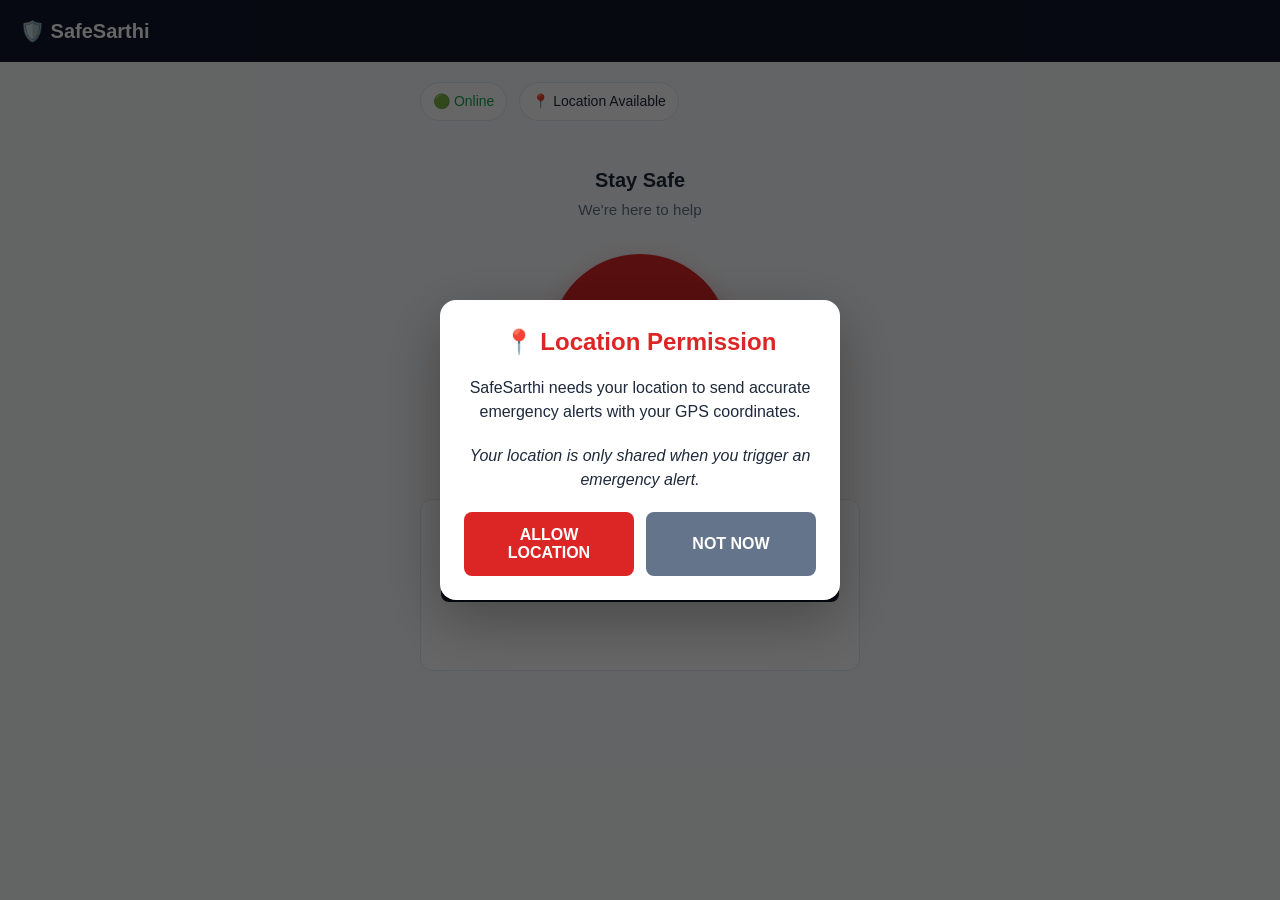
<file: index.html>
<!DOCTYPE html>
<html lang="en">
<head>
    <meta charset="UTF-8">
    <meta name="viewport" content="width=device-width, initial-scale=1.0, maximum-scale=1.0, user-scalable=no">
    <title>SafeSarthi - Emergency Safety Assistant</title>
    <link rel="stylesheet" href="style.css">
</head>
<body>
    <!-- Header -->
    <header class="header">
        <a href="index.html" class="header-logo">🛡️ SafeSarthi</a>
        <div class="header-menu">☰</div>
    </header>

    <!-- Desktop Navigation -->
    <nav class="desktop-nav">
        <a href="index.html" class="active">Home</a>
        <a href="contacts.html">Emergency Contacts</a>
        <a href="history.html">Alert History</a>
        <a href="settings.html">Settings</a>
    </nav>

    <!-- Main Content -->
    <main>
        <!-- Status Indicators -->
        <div class="status-bar">
            <div class="status-item online" id="connectionStatus">
                🟢 Online
            </div>
            <div class="status-item location" id="locationStatus">
                📍 Location Available
            </div>
        </div>

        <!-- Emergency Section -->
        <section class="emergency-section">
            <h1 class="welcome-text">Stay Safe</h1>
            <p class="welcome-subtext">We're here to help</p>
            
            <!-- Large SOS Button -->
            <button id="sosButton" class="sos-button">
                <span class="icon">�</span>
                <span>SOS</span>
            </button>

            <p class="sos-help-text">Press for Emergency Help</p>

            <!-- Voice Section -->
            <div class="voice-section">
                <div class="voice-header">
                    🎤 Say "HELP"
                </div>
                <button id="voiceButton" class="voice-button">
                    Start Voice Detection
                </button>
                <p id="voiceStatus" class="voice-status"></p>
            </div>
        </section>

        <!-- SOS Countdown Modal -->
        <div id="sosModal" class="modal">
            <div class="modal-content">
                <h2>⚠️ Emergency Alert</h2>
                <p>Emergency alert will be triggered in <span id="countdown">5</span> seconds.</p>
                <div class="modal-buttons">
                    <button id="sendNowButton" class="btn-send">SEND NOW</button>
                    <button id="cancelButton" class="btn-cancel">CANCEL</button>
                </div>
            </div>
        </div>

        <!-- Location Permission Modal -->
        <div id="locationPermissionModal" class="modal">
            <div class="modal-content">
                <h2>📍 Location Permission</h2>
                <p>SafeSarthi needs your location to send accurate emergency alerts with your GPS coordinates.</p>
                <p class="permission-note">Your location is only shared when you trigger an emergency alert.</p>
                <div class="modal-buttons">
                    <button id="allowLocationButton" class="btn-send">ALLOW LOCATION</button>
                    <button id="denyLocationButton" class="btn-cancel">NOT NOW</button>
                </div>
            </div>
        </div>

        <!-- Alert Result Modal -->
        <div id="alertModal" class="modal">
            <div class="modal-content alert-modal">
                <div class="compact-alert-header">
                    <span class="compact-alert-icon">🚨</span>
                    <span class="compact-alert-title">ALERT</span>
                </div>
                
                <p class="compact-alert-subtitle">Emergency alert is ready</p>
                
                <div class="compact-status-row">
                    <span class="compact-status-item"><span class="check-green">✓</span> Location</span>
                    <span class="status-divider">•</span>
                    <span class="compact-status-item"><span class="check-green">✓</span> Contacts</span>
                    <span class="status-divider">•</span>
                    <span class="compact-status-item"><span class="check-green">✓</span> Alert Ready</span>
                </div>
                
                <div class="compact-info-section">
                    <div class="compact-info-row">
                        <span class="info-label">👤 Emergency Contact:</span>
                        <span class="info-value" id="compactContactInfo">No contacts</span>
                    </div>
                    
                    <div class="compact-info-row">
                        <span class="info-label">💬 Message:</span>
                        <span class="info-value" id="compactMessage">I need help. Please contact me immediately.</span>
                    </div>
                    
                    <div class="compact-info-row">
                        <span class="info-label">📍 Location</span>
                        <span class="status-divider">|</span>
                        <a id="alertMapLink" href="#" target="_blank" class="compact-map-link">
                            View on Google Maps
                        </a>
                    </div>
                </div>
                
                <div id="smsButtonsContainer"></div>
                
                <button id="retryLocationButton" class="btn-retry-location" style="display: none;">📍 Retry Location</button>
                <button id="closeAlertButton" class="btn-send-alert">🔴 SEND ALERT</button>
                <button id="cancelAlertButton" class="btn-cancel-compact">Cancel</button>
            </div>
        </div>

    </main>

    <!-- Bottom Navigation -->
    <nav class="bottom-nav">
        <a href="index.html" class="active">
            <span>🏠</span>
            Home
        </a>
        <a href="contacts.html">
            <span>👥</span>
            Contacts
        </a>
        <a href="history.html">
            <span>📜</span>
            History
        </a>
        <a href="settings.html">
            <span>⚙️</span>
            Settings
        </a>
    </nav>

    <script src="script.js"></script>
</body>
</html>
</file>
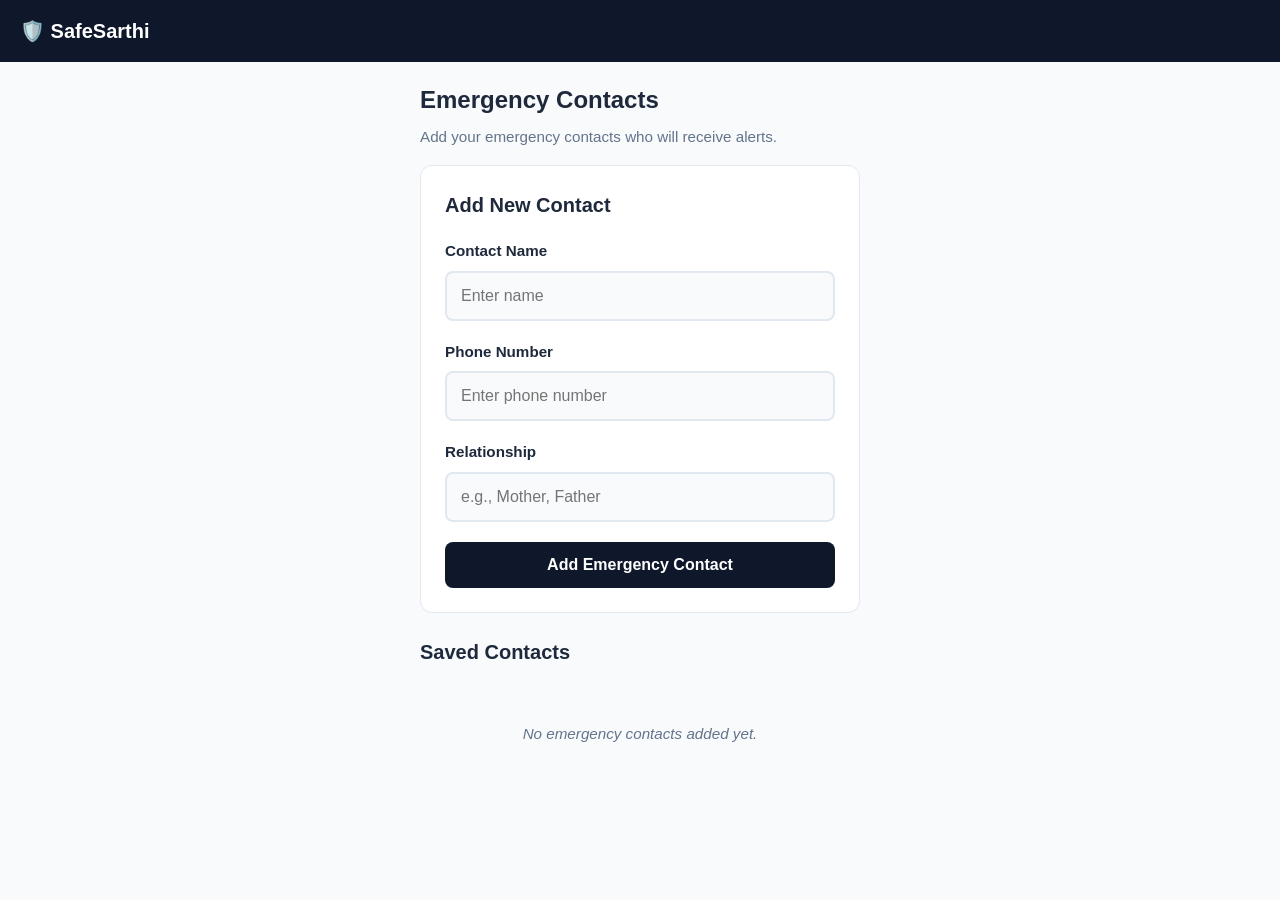
<file: contacts.html>
<!DOCTYPE html>
<html lang="en">
<head>
    <meta charset="UTF-8">
    <meta name="viewport" content="width=device-width, initial-scale=1.0, maximum-scale=1.0, user-scalable=no">
    <title>Emergency Contacts - SafeSarthi</title>
    <link rel="stylesheet" href="style.css">
</head>
<body>
    <!-- Header -->
    <header class="header">
        <a href="index.html" class="header-logo">🛡️ SafeSarthi</a>
        <div class="header-menu">☰</div>
    </header>

    <!-- Desktop Navigation -->
    <nav class="desktop-nav">
        <a href="index.html">Home</a>
        <a href="contacts.html" class="active">Emergency Contacts</a>
        <a href="history.html">Alert History</a>
        <a href="settings.html">Settings</a>
    </nav>

    <!-- Main Content -->
    <main>
        <h2>Emergency Contacts</h2>
        <p>Add your emergency contacts who will receive alerts.</p>

        <!-- Add Contact Form -->
        <section class="form-section">
            <h3>Add New Contact</h3>
            <form id="contactForm">
                <div class="form-group">
                    <label for="contactName">Contact Name</label>
                    <input type="text" id="contactName" placeholder="Enter name" required>
                </div>
                
                <div class="form-group">
                    <label for="contactPhone">Phone Number</label>
                    <input type="tel" id="contactPhone" placeholder="Enter phone number" required>
                </div>
                
                <div class="form-group">
                    <label for="contactRelation">Relationship</label>
                    <input type="text" id="contactRelation" placeholder="e.g., Mother, Father" required>
                </div>
                
                <button type="submit" class="btn-add">Add Emergency Contact</button>
            </form>
        </section>

        <!-- Saved Contacts List -->
        <section class="contacts-list">
            <h3>Saved Contacts</h3>
            <div id="contactsContainer">
                <p class="no-contacts">No emergency contacts added yet.</p>
            </div>
        </section>
    </main>

    <!-- Bottom Navigation -->
    <nav class="bottom-nav">
        <a href="index.html">
            <span>🏠</span>
            Home
        </a>
        <a href="contacts.html" class="active">
            <span>👥</span>
            Contacts
        </a>
        <a href="history.html">
            <span>📜</span>
            History
        </a>
        <a href="settings.html">
            <span>⚙️</span>
            Settings
        </a>
    </nav>

    <script src="script.js"></script>
</body>
</html>
</file>
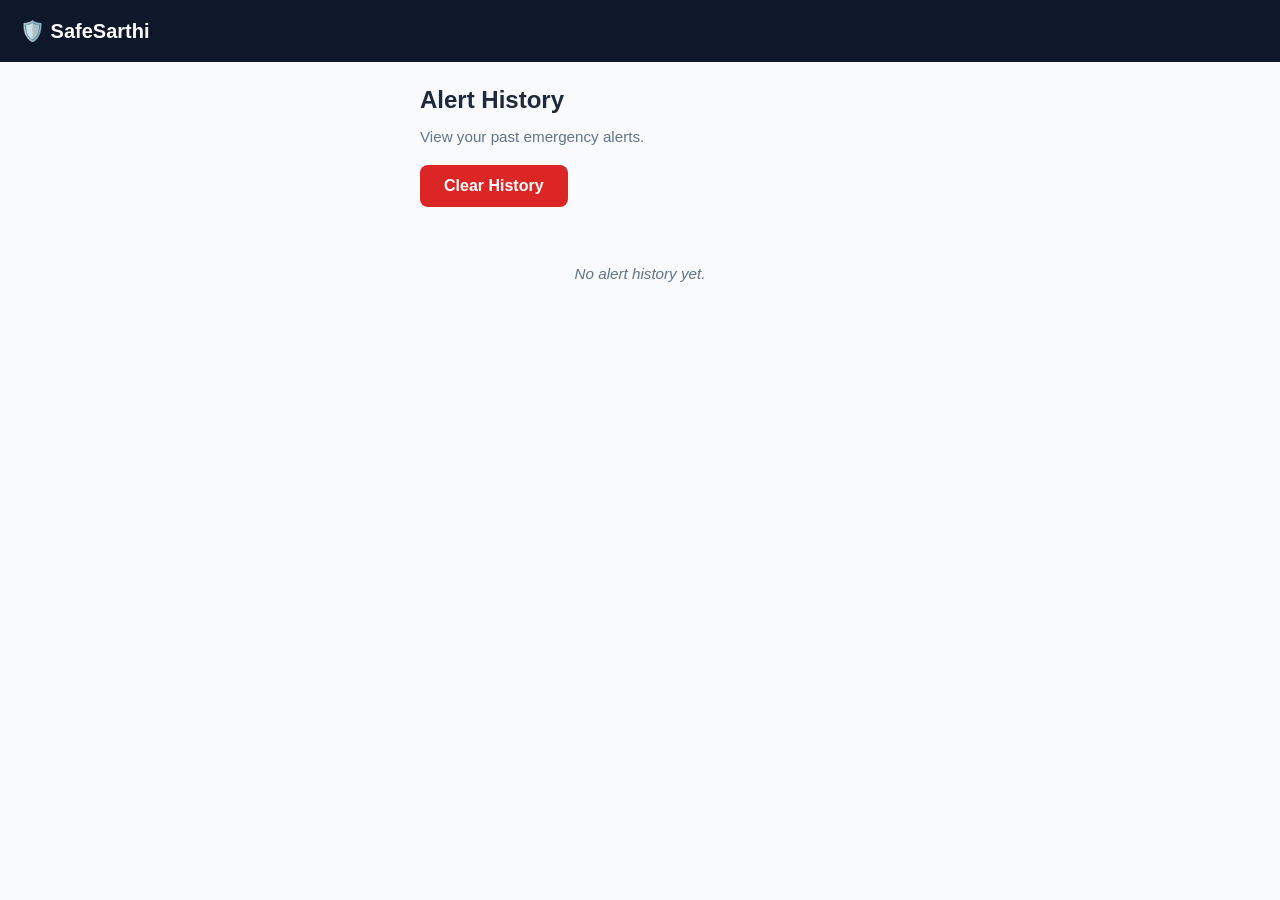
<file: history.html>
<!DOCTYPE html>
<html lang="en">
<head>
    <meta charset="UTF-8">
    <meta name="viewport" content="width=device-width, initial-scale=1.0, maximum-scale=1.0, user-scalable=no">
    <title>Alert History - SafeSarthi</title>
    <link rel="stylesheet" href="style.css">
</head>
<body>
    <!-- Header -->
    <header class="header">
        <a href="index.html" class="header-logo">🛡️ SafeSarthi</a>
        <div class="header-menu">☰</div>
    </header>

    <!-- Desktop Navigation -->
    <nav class="desktop-nav">
        <a href="index.html">Home</a>
        <a href="contacts.html">Emergency Contacts</a>
        <a href="history.html" class="active">Alert History</a>
        <a href="settings.html">Settings</a>
    </nav>

    <!-- Main Content -->
    <main>
        <h2>Alert History</h2>
        <p>View your past emergency alerts.</p>

        <!-- Clear History Button -->
        <div class="history-actions">
            <button id="clearHistoryButton" class="btn-clear">Clear History</button>
        </div>

        <!-- History List -->
        <section class="history-list">
            <div id="historyContainer">
                <p class="no-history">No alert history yet.</p>
            </div>
        </section>
    </main>

    <!-- Bottom Navigation -->
    <nav class="bottom-nav">
        <a href="index.html">
            <span>🏠</span>
            Home
        </a>
        <a href="contacts.html">
            <span>👥</span>
            Contacts
        </a>
        <a href="history.html" class="active">
            <span>📜</span>
            History
        </a>
        <a href="settings.html">
            <span>⚙️</span>
            Settings
        </a>
    </nav>

    <script src="script.js"></script>
</body>
</html>
</file>
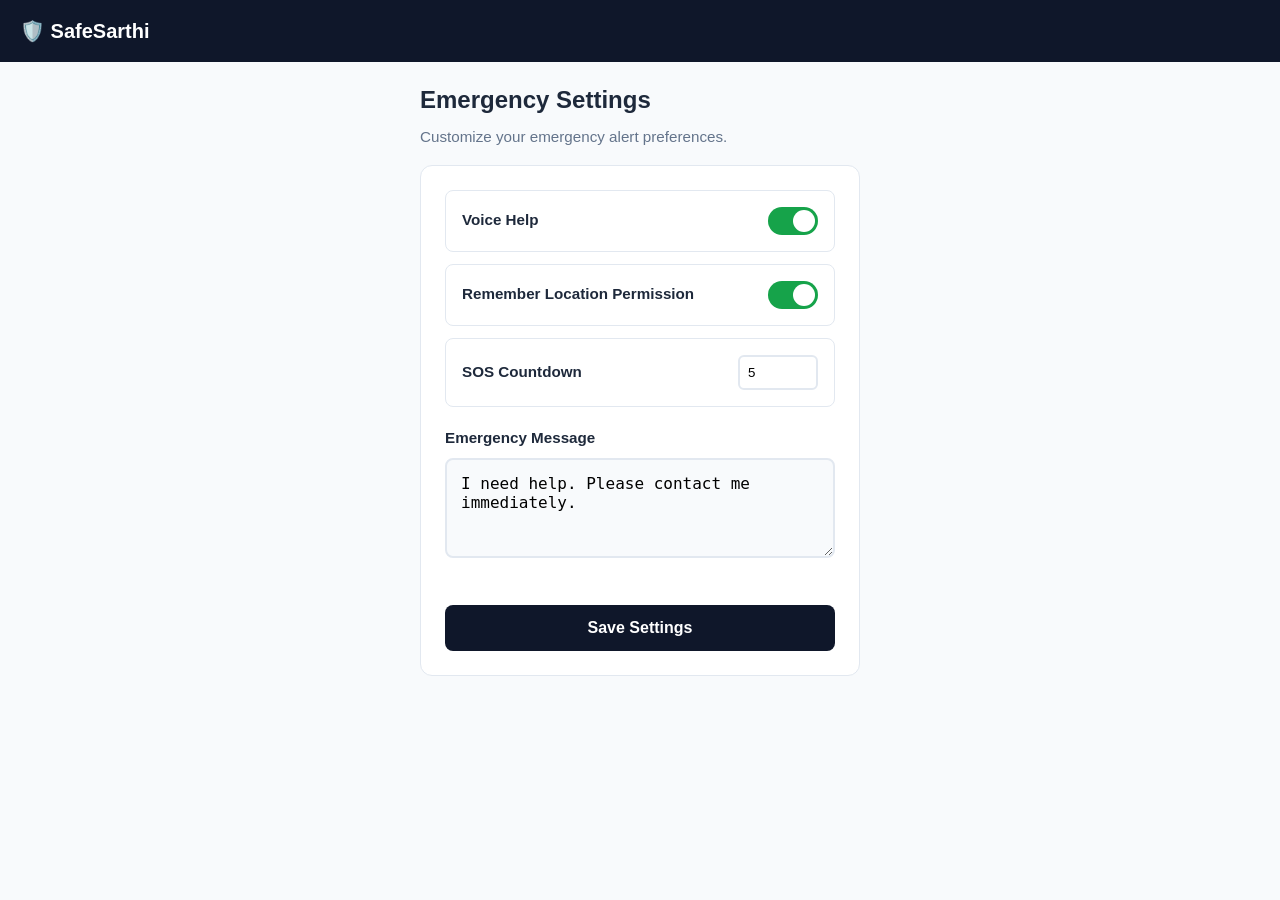
<file: settings.html>
<!DOCTYPE html>
<html lang="en">
<head>
    <meta charset="UTF-8">
    <meta name="viewport" content="width=device-width, initial-scale=1.0, maximum-scale=1.0, user-scalable=no">
    <title>Settings - SafeSarthi</title>
    <link rel="stylesheet" href="style.css">
</head>
<body>
    <!-- Header -->
    <header class="header">
        <a href="index.html" class="header-logo">🛡️ SafeSarthi</a>
        <div class="header-menu">☰</div>
    </header>

    <!-- Desktop Navigation -->
    <nav class="desktop-nav">
        <a href="index.html">Home</a>
        <a href="contacts.html">Emergency Contacts</a>
        <a href="history.html">Alert History</a>
        <a href="settings.html" class="active">Settings</a>
    </nav>

    <!-- Main Content -->
    <main>
        <h2>Emergency Settings</h2>
        <p>Customize your emergency alert preferences.</p>

        <!-- Settings -->
        <section class="form-section">
            <!-- Voice Help Toggle -->
            <div class="settings-item">
                <label for="voiceHelp">Voice Help</label>
                <label class="toggle-switch">
                    <input type="checkbox" id="voiceHelp" checked>
                    <span class="toggle-slider"></span>
                </label>
            </div>

            <!-- Location Permission Toggle -->
            <div class="settings-item">
                <label for="locationPermission">Remember Location Permission</label>
                <label class="toggle-switch">
                    <input type="checkbox" id="locationPermission" checked>
                    <span class="toggle-slider"></span>
                </label>
            </div>

            <!-- SOS Countdown -->
            <div class="settings-item">
                <label for="sosCountdown">SOS Countdown</label>
                <input type="number" id="sosCountdown" min="1" max="10" value="5" style="width: 80px; padding: 8px; border: 2px solid var(--border); border-radius: 6px;">
            </div>

            <!-- Emergency Message -->
            <div class="form-group" style="margin-top: 20px;">
                <label for="emergencyMessage">Emergency Message</label>
                <textarea id="emergencyMessage" rows="3" required>I need help. Please contact me immediately.</textarea>
            </div>

            <button type="button" id="saveSettingsButton" class="btn-save" style="margin-top: 20px;">Save Settings</button>

            <div id="settingsSaved">
                ✓ Settings saved successfully!
            </div>
        </section>
    </main>

    <!-- Bottom Navigation -->
    <nav class="bottom-nav">
        <a href="index.html">
            <span>🏠</span>
            Home
        </a>
        <a href="contacts.html">
            <span>👥</span>
            Contacts
        </a>
        <a href="history.html">
            <span>📜</span>
            History
        </a>
        <a href="settings.html" class="active">
            <span>⚙️</span>
            Settings
        </a>
    </nav>

    <script src="script.js"></script>
</body>
</html>
</file>
<file: style.css>
/* SafeSarthi - Emergency Safety Assistant
   Mobile-First Modern UI */

/* Color Palette */
:root {
    --deep-navy: #0F172A;
    --light-bg: #F8FAFC;
    --dark-text: #1E293B;
    --secondary-text: #64748B;
    --emergency-red: #DC2626;
    --dark-red: #B91C1C;
    --green: #16A34A;
    --amber: #F59E0B;
    --white: #FFFFFF;
    --border: #E2E8F0;
}

/* Reset and Base Styles */
* {
    margin: 0;
    padding: 0;
    box-sizing: border-box;
    -webkit-tap-highlight-color: transparent;
}

body {
    font-family: -apple-system, BlinkMacSystemFont, 'Segoe UI', Roboto, sans-serif;
    background-color: var(--light-bg);
    color: var(--dark-text);
    line-height: 1.5;
    font-size: 16px;
    min-height: 100vh;
    display: flex;
    flex-direction: column;
    touch-action: manipulation;
    padding-bottom: 70px;
}

/* Header */
.header {
    background-color: var(--deep-navy);
    color: var(--white);
    padding: 16px 20px;
    display: flex;
    justify-content: space-between;
    align-items: center;
    position: sticky;
    top: 0;
    z-index: 100;
}

.header-logo {
    font-size: 1.25rem;
    font-weight: 700;
    color: var(--white);
    text-decoration: none;
}

.header-menu {
    font-size: 1.5rem;
    color: var(--white);
    cursor: pointer;
    padding: 8px;
}

/* Bottom Navigation */
.bottom-nav {
    position: fixed;
    bottom: 0;
    left: 0;
    right: 0;
    background-color: var(--deep-navy);
    display: flex;
    justify-content: space-around;
    padding: 12px 0;
    z-index: 1000;
    box-shadow: 0 -2px 10px rgba(0, 0, 0, 0.1);
}

.bottom-nav a {
    color: var(--white);
    text-decoration: none;
    display: flex;
    flex-direction: column;
    align-items: center;
    font-size: 0.75rem;
    opacity: 0.7;
    transition: opacity 0.2s;
    min-width: 60px;
}

.bottom-nav a.active {
    opacity: 1;
}

.bottom-nav a span {
    font-size: 1.5rem;
    margin-bottom: 4px;
}

/* Main Content */
main {
    flex: 1;
    padding: 20px;
    max-width: 480px;
    margin: 0 auto;
    width: 100%;
}

main h2 {
    color: var(--dark-text);
    margin-bottom: 8px;
    font-size: 1.5rem;
    font-weight: 700;
}

main p {
    margin-bottom: 16px;
    color: var(--secondary-text);
    font-size: 0.95rem;
}

/* Status Bar */
.status-bar {
    display: flex;
    gap: 12px;
    margin-bottom: 24px;
}

.status-item {
    display: flex;
    align-items: center;
    gap: 6px;
    font-size: 0.875rem;
    color: var(--secondary-text);
    background: var(--white);
    padding: 8px 12px;
    border-radius: 20px;
    border: 1px solid var(--border);
}

.status-item.online {
    color: var(--green);
}

.status-item.location {
    color: var(--dark-text);
}

/* Emergency Section */
.emergency-section {
    text-align: center;
    padding: 20px 0;
}

.welcome-text {
    color: var(--dark-text);
    font-size: 1.25rem;
    font-weight: 700;
    margin-bottom: 4px;
}

.welcome-subtext {
    color: var(--secondary-text);
    font-size: 0.95rem;
    margin-bottom: 32px;
}

/* SOS Button */
.sos-button {
    background-color: var(--emergency-red);
    color: var(--white);
    border: none;
    width: 180px;
    height: 180px;
    border-radius: 50%;
    cursor: pointer;
    box-shadow: 0 8px 24px rgba(220, 38, 38, 0.3);
    transition: all 0.2s;
    animation: pulse 2s infinite;
    margin: 0 auto 20px;
    display: flex;
    flex-direction: column;
    align-items: center;
    justify-content: center;
    gap: 8px;
}

.sos-button span {
    font-size: 1.75rem;
    font-weight: 700;
    letter-spacing: 2px;
}

.sos-button .icon {
    font-size: 2rem;
}

@keyframes pulse {
    0%, 100% {
        transform: scale(1);
        box-shadow: 0 8px 24px rgba(220, 38, 38, 0.3);
    }
    50% {
        transform: scale(1.02);
        box-shadow: 0 12px 32px rgba(220, 38, 38, 0.4);
    }
}

.sos-button:active {
    background-color: var(--dark-red);
    transform: scale(0.95);
}

.sos-help-text {
    color: var(--secondary-text);
    font-size: 0.9rem;
    margin-bottom: 24px;
}

/* Voice Section */
.voice-section {
    margin-top: 24px;
    padding: 20px;
    background: var(--white);
    border-radius: 12px;
    border: 1px solid var(--border);
}

.voice-header {
    display: flex;
    align-items: center;
    gap: 8px;
    color: var(--dark-text);
    font-size: 1rem;
    font-weight: 600;
    margin-bottom: 12px;
}


.voice-button {
    background-color: var(--deep-navy);
    color: var(--white);
    border: none;
    padding: 14px 24px;
    font-size: 1rem;
    font-weight: 600;
    border-radius: 8px;
    cursor: pointer;
    transition: background-color 0.2s;
    width: 100%;
}

.voice-button:active {
    background-color: #1e293b;
}

.voice-button.listening {
    background-color: var(--emergency-red);
    animation: pulse 1s infinite;
}

.voice-status {
    margin-top: 12px;
    font-size: 0.875rem;
    color: var(--emergency-red);
    font-weight: 600;
    min-height: 20px;
}

/* Modal */
.modal {
    display: none;
    position: fixed;
    top: 0;
    left: 0;
    width: 100%;
    height: 100%;
    background-color: rgba(0, 0, 0, 0.6);
    z-index: 2000;
    justify-content: center;
    align-items: center;
    padding: 20px;
}

.modal.active {
    display: flex;
}

.modal-content {
    background-color: var(--white);
    padding: 24px;
    border-radius: 16px;
    max-width: 400px;
    width: 100%;
    text-align: center;
    box-shadow: 0 20px 60px rgba(0, 0, 0, 0.3);
    animation: slideIn 0.3s ease;
}

@keyframes slideIn {
    from {
        transform: translateY(-20px);
        opacity: 0;
    }
    to {
        transform: translateY(0);
        opacity: 1;
    }
}

.modal-content h2 {
    color: var(--emergency-red);
    margin-bottom: 16px;
    font-size: 1.5rem;
    font-weight: 700;
}

.modal-content p {
    font-size: 1rem;
    margin-bottom: 20px;
    color: var(--dark-text);
}

.permission-note {
    font-size: 0.875rem;
    color: var(--secondary-text);
    font-style: italic;
    margin-bottom: 20px;
}

.modal-content #countdown {
    font-size: 2.5rem;
    font-weight: 700;
    color: var(--emergency-red);
}

/* Modal Buttons */
.modal-buttons {
    display: flex;
    gap: 12px;
    justify-content: center;
    margin-top: 20px;
}

.btn-send {
    background-color: var(--emergency-red);
    color: var(--white);
    border: none;
    padding: 14px 28px;
    font-size: 1rem;
    font-weight: 600;
    border-radius: 8px;
    cursor: pointer;
    transition: background-color 0.2s;
    flex: 1;
}

.btn-send:active {
    background-color: var(--dark-red);
}

.btn-cancel {
    background-color: var(--secondary-text);
    color: var(--white);
    border: none;
    padding: 14px 28px;
    font-size: 1rem;
    font-weight: 600;
    border-radius: 8px;
    cursor: pointer;
    transition: background-color 0.2s;
    flex: 1;
}

.btn-cancel:active {
    background-color: #475569;
}

.btn-retry-location {
    background-color: var(--amber);
    color: var(--white);
    border: none;
    padding: 12px 24px;
    font-size: 0.95rem;
    font-weight: 600;
    border-radius: 8px;
    cursor: pointer;
    transition: background-color 0.2s;
    margin-bottom: 12px;
    width: 100%;
}

.btn-retry-location:active {
    background-color: #d97706;
}

.btn-retry-location:disabled {
    background-color: var(--secondary-text);
    cursor: not-allowed;
    opacity: 0.7;
}

.manual-message-container {
    margin: 16px 0;
    padding: 16px;
    background: var(--light-bg);
    border-radius: 8px;
    border: 1px solid var(--border);
}

.manual-message-container h3 {
    color: var(--dark-text);
    margin-bottom: 12px;
    font-size: 0.95rem;
    font-weight: 600;
}

.manual-message-text {
    width: 100%;
    min-height: 80px;
    padding: 12px;
    border: 1px solid var(--border);
    border-radius: 8px;
    font-size: 0.9rem;
    font-family: inherit;
    background: var(--white);
    color: var(--dark-text);
    resize: vertical;
    margin-bottom: 12px;
}

.btn-copy {
    background-color: var(--deep-navy);
    color: var(--white);
    border: none;
    padding: 10px 20px;
    font-size: 0.9rem;
    font-weight: 600;
    border-radius: 6px;
    cursor: pointer;
    transition: background-color 0.2s;
    width: 100%;
}

.btn-copy:active {
    background-color: #1e293b;
}

.btn-close {
    background-color: var(--deep-navy);
    color: var(--white);
    border: none;
    padding: 14px 28px;
    font-size: 1rem;
    font-weight: 600;
    border-radius: 8px;
    cursor: pointer;
    transition: background-color 0.2s;
    margin-top: 20px;
    width: 100%;
}

.btn-close:active {
    background-color: #1e293b;
}

/* Alert Modal */
.alert-modal {
    max-width: 380px;
    max-height: 60vh;
    overflow-y: auto;
}

.compact-alert-header {
    display: flex;
    align-items: center;
    justify-content: center;
    gap: 8px;
    margin-bottom: 12px;
}

.compact-alert-icon {
    font-size: 1.5rem;
}

.compact-alert-title {
    color: var(--emergency-red);
    font-size: 1.2rem;
    font-weight: 700;
}

.compact-alert-subtitle {
    color: var(--dark-text);
    font-size: 0.95rem;
    text-align: center;
    margin-bottom: 16px;
}

.compact-status-row {
    display: flex;
    align-items: center;
    justify-content: center;
    gap: 8px;
    background: var(--light-bg);
    padding: 10px 16px;
    border-radius: 8px;
    margin-bottom: 16px;
}

.compact-status-item {
    color: var(--dark-text);
    font-size: 0.85rem;
    font-weight: 500;
}

.check-green {
    color: var(--green);
    font-weight: 700;
}

.status-divider {
    color: var(--secondary-text);
    font-size: 0.85rem;
}

.compact-info-section {
    margin-bottom: 16px;
}

.compact-info-row {
    display: flex;
    align-items: center;
    gap: 8px;
    padding: 8px 0;
    font-size: 0.9rem;
}

.info-label {
    color: var(--dark-text);
    font-weight: 600;
    white-space: nowrap;
}

.info-value {
    color: var(--secondary-text);
    flex: 1;
}

.compact-map-link {
    color: var(--deep-navy);
    text-decoration: none;
    font-weight: 600;
    font-size: 0.85rem;
}

.alert-modal h3 {
    color: var(--dark-text);
    margin: 16px 0 8px 0;
    font-size: 1rem;
    font-weight: 600;
}

.alert-modal hr {
    border: none;
    border-top: 1px solid var(--border);
    margin: 16px 0;
}

#alertContacts {
    display: none;
}


/* SMS Buttons */
.sms-buttons {
    display: flex;
    flex-direction: column;
    gap: 10px;
    margin: 16px 0;
}

.sms-buttons h3 {
    color: var(--dark-text);
    margin-bottom: 12px;
    font-size: 0.9rem;
    font-weight: 600;
}

.btn-sms {
    background-color: var(--green);
    color: var(--white);
    border: none;
    padding: 14px 20px;
    font-size: 1rem;
    font-weight: 600;
    border-radius: 8px;
    cursor: pointer;
    transition: background-color 0.2s;
    text-align: left;
}

.btn-sms:active {
    background-color: #15803d;
}

/* Form Section */
.form-section {
    background-color: var(--white);
    padding: 24px;
    border-radius: 12px;
    margin-bottom: 24px;
    border: 1px solid var(--border);
}

.form-section h3 {
    color: var(--dark-text);
    margin-bottom: 20px;
    font-size: 1.25rem;
    font-weight: 700;
}

.form-group {
    margin-bottom: 20px;
}

.form-group label {
    display: block;
    margin-bottom: 8px;
    font-weight: 600;
    color: var(--dark-text);
    font-size: 0.95rem;
}

.form-group input,
.form-group select,
.form-group textarea {
    width: 100%;
    padding: 14px;
    border: 2px solid var(--border);
    border-radius: 8px;
    font-size: 1rem;
    transition: border-color 0.2s;
    background-color: var(--light-bg);
}

.form-group input:focus,
.form-group select:focus,
.form-group textarea:focus {
    outline: none;
    border-color: var(--deep-navy);
    background-color: var(--white);
}

.form-group textarea {
    resize: vertical;
    min-height: 100px;
}

/* Form Buttons */
.btn-add,
.btn-save {
    background-color: var(--deep-navy);
    color: var(--white);
    border: none;
    padding: 14px 28px;
    font-size: 1rem;
    font-weight: 600;
    border-radius: 8px;
    cursor: pointer;
    transition: background-color 0.2s;
    width: 100%;
}

.btn-add:active,
.btn-save:active {
    background-color: #1e293b;
}

.btn-clear {
    background-color: var(--emergency-red);
    color: var(--white);
    border: none;
    padding: 12px 24px;
    font-size: 1rem;
    font-weight: 600;
    border-radius: 8px;
    cursor: pointer;
    transition: background-color 0.2s;
}

.btn-clear:active {
    background-color: var(--dark-red);
}

/* Contacts List */
.contacts-list {
    margin-top: 24px;
}

.contacts-list h3 {
    color: var(--dark-text);
    margin-bottom: 16px;
    font-size: 1.25rem;
    font-weight: 700;
}

.contact-item-list {
    background-color: var(--white);
    border: 1px solid var(--border);
    border-radius: 12px;
    padding: 16px;
    margin-bottom: 12px;
}

.contact-item-list h4 {
    color: var(--dark-text);
    margin-bottom: 8px;
    font-size: 1.1rem;
    font-weight: 600;
}

.contact-item-list p {
    margin: 4px 0;
    color: var(--secondary-text);
    font-size: 0.9rem;
}

.contact-actions {
    display: flex;
    gap: 8px;
    margin-top: 12px;
}

.btn-edit {
    background-color: var(--deep-navy);
    color: var(--white);
    border: none;
    padding: 8px 16px;
    font-size: 0.875rem;
    font-weight: 600;
    border-radius: 6px;
    cursor: pointer;
}

.btn-delete {
    background-color: var(--emergency-red);
    color: var(--white);
    border: none;
    padding: 8px 16px;
    font-size: 0.875rem;
    font-weight: 600;
    border-radius: 6px;
    cursor: pointer;
}

.no-contacts,
.no-history {
    text-align: center;
    color: var(--secondary-text);
    padding: 40px 20px;
    font-style: italic;
}

/* History List */
.history-actions {
    margin-bottom: 16px;
}

.history-list {
    margin-top: 16px;
}

.history-item {
    background-color: var(--white);
    border-left: 4px solid var(--emergency-red);
    padding: 16px;
    margin-bottom: 12px;
    border-radius: 8px;
    border: 1px solid var(--border);
}

.history-item p {
    margin: 4px 0;
    color: var(--dark-text);
    font-size: 0.9rem;
}

.history-item .history-date {
    font-weight: 700;
    color: var(--dark-text);
    font-size: 0.95rem;
}

.history-item .history-status {
    color: var(--green);
    font-weight: 600;
}

.history-item .history-pending {
    color: var(--amber);
    font-weight: 600;
}

/* Settings */
.settings-item {
    display: flex;
    justify-content: space-between;
    align-items: center;
    padding: 16px;
    background-color: var(--white);
    border: 1px solid var(--border);
    border-radius: 8px;
    margin-bottom: 12px;
}

.settings-item label {
    color: var(--dark-text);
    font-weight: 600;
    font-size: 0.95rem;
}

.toggle-switch {
    position: relative;
    width: 50px;
    height: 28px;
}

.toggle-switch input {
    opacity: 0;
    width: 0;
    height: 0;
}

.toggle-slider {
    position: absolute;
    cursor: pointer;
    top: 0;
    left: 0;
    right: 0;
    bottom: 0;
    background-color: var(--secondary-text);
    transition: 0.3s;
    border-radius: 28px;
}

.toggle-slider:before {
    position: absolute;
    content: "";
    height: 22px;
    width: 22px;
    left: 3px;
    bottom: 3px;
    background-color: var(--white);
    transition: 0.3s;
    border-radius: 50%;
}

.toggle-switch input:checked + .toggle-slider {
    background-color: var(--green);
}

.toggle-switch input:checked + .toggle-slider:before {
    transform: translateX(22px);
}

#settingsSaved {
    display: none;
    background-color: var(--light-bg);
    color: var(--green);
    padding: 16px;
    border-radius: 8px;
    margin-top: 20px;
    text-align: center;
    font-weight: 600;
    border: 1px solid var(--green);
}

#settingsSaved.show {
    display: block;
}

/* Footer */
footer {
    background-color: var(--deep-navy);
    color: var(--white);
    text-align: center;
    padding: 16px;
    margin-top: auto;
}

footer p {
    margin: 0;
    font-size: 0.8rem;
    opacity: 0.8;
}

/* Responsive Design - Desktop */
@media (min-width: 481px) {
    body {
        padding-bottom: 0;
    }
    
    .bottom-nav {
        display: none;
    }
    
    .desktop-nav {
        display: flex;
    }
    
    .header-menu {
        display: none;
    }
}

/* Responsive Design - Mobile */
@media (max-width: 480px) {
    .desktop-nav {
        display: none;
    }
    
    .sos-button {
        width: 160px;
        height: 160px;
    }
    
    .sos-button span {
        font-size: 1.5rem;
    }
    
    .sos-button .icon {
        font-size: 1.75rem;
    }
    
    .modal-content {
        padding: 20px;
        max-width: 90%;
    }
    
    .modal-buttons {
        flex-direction: column;
    }
}

/* Desktop Navigation */
.desktop-nav {
    display: none;
    background-color: var(--deep-navy);
    padding: 12px;
}

.desktop-nav a {
    color: var(--white);
    text-decoration: none;
    padding: 10px 20px;
    border-radius: 6px;
    margin-right: 8px;
    transition: background-color 0.2s;
}

.desktop-nav a:hover,
.desktop-nav a.active {
    background-color: rgba(255, 255, 255, 0.1);
}
</file>
